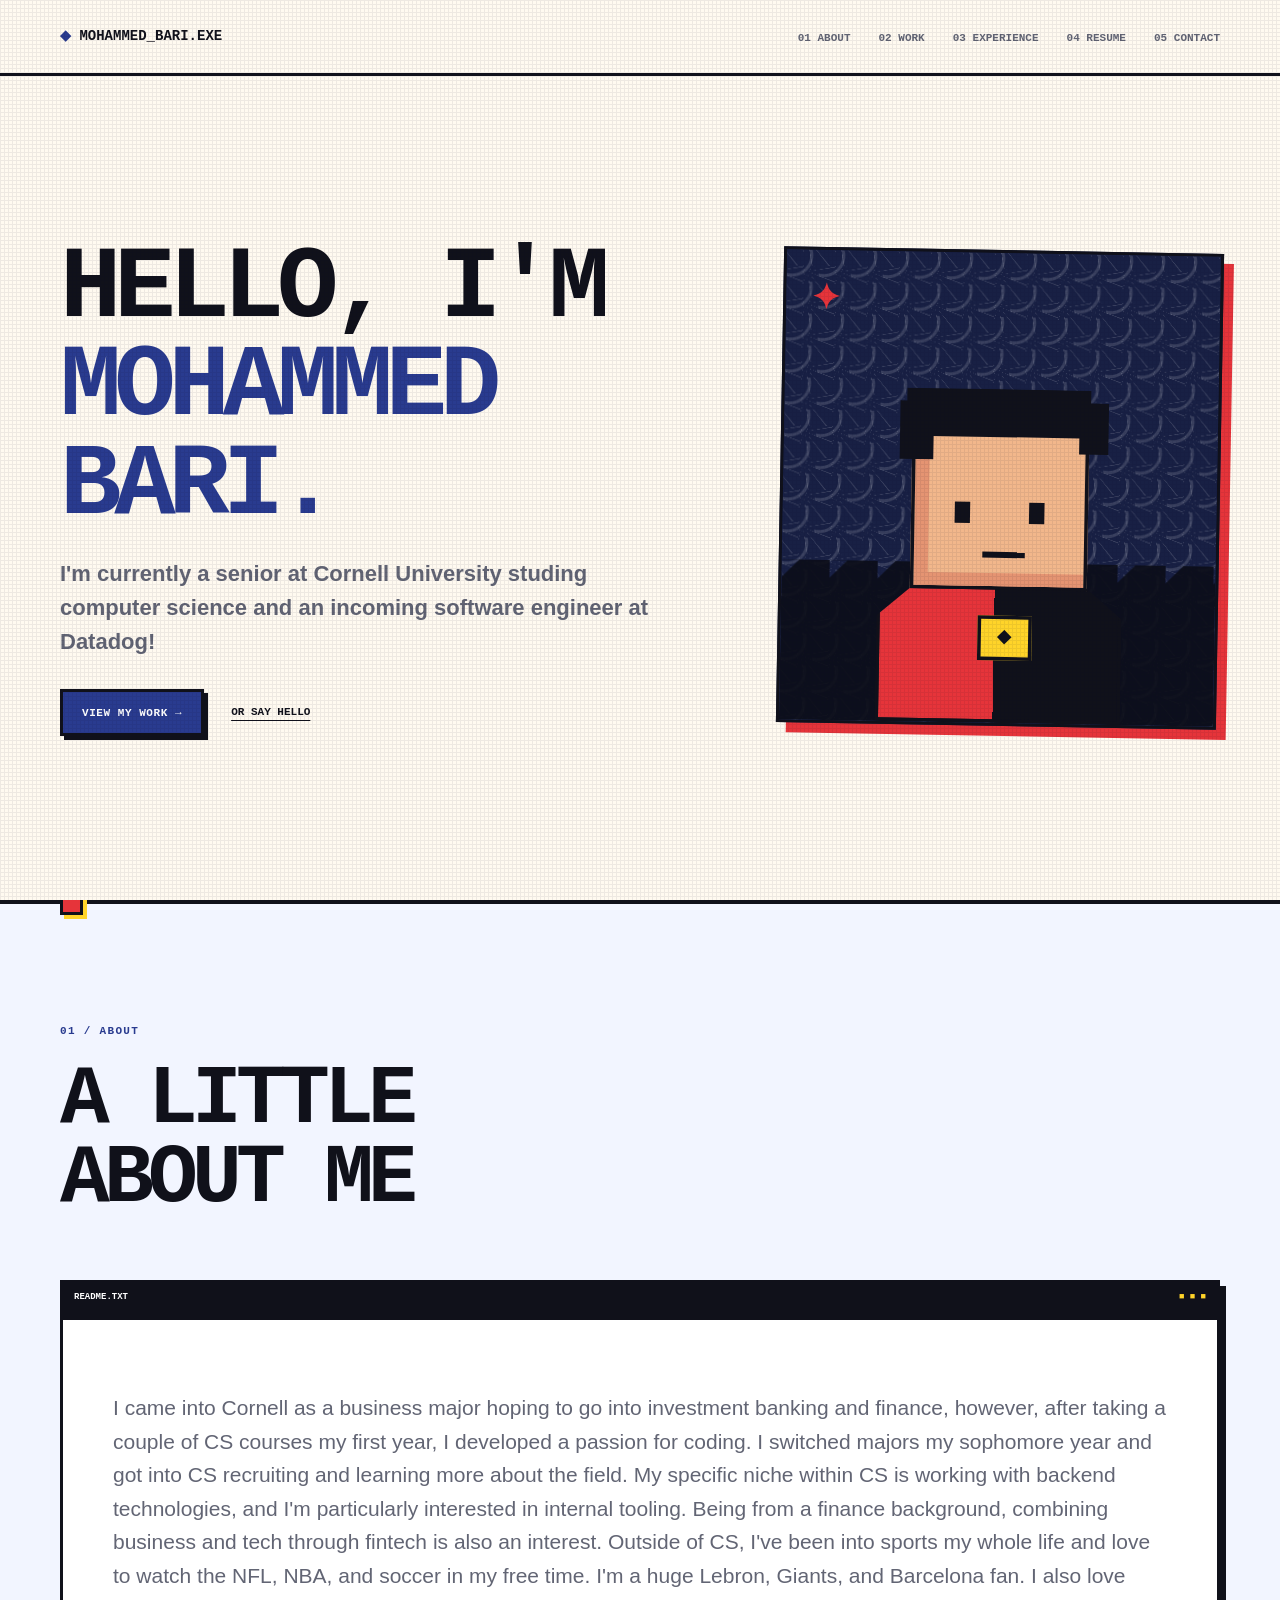
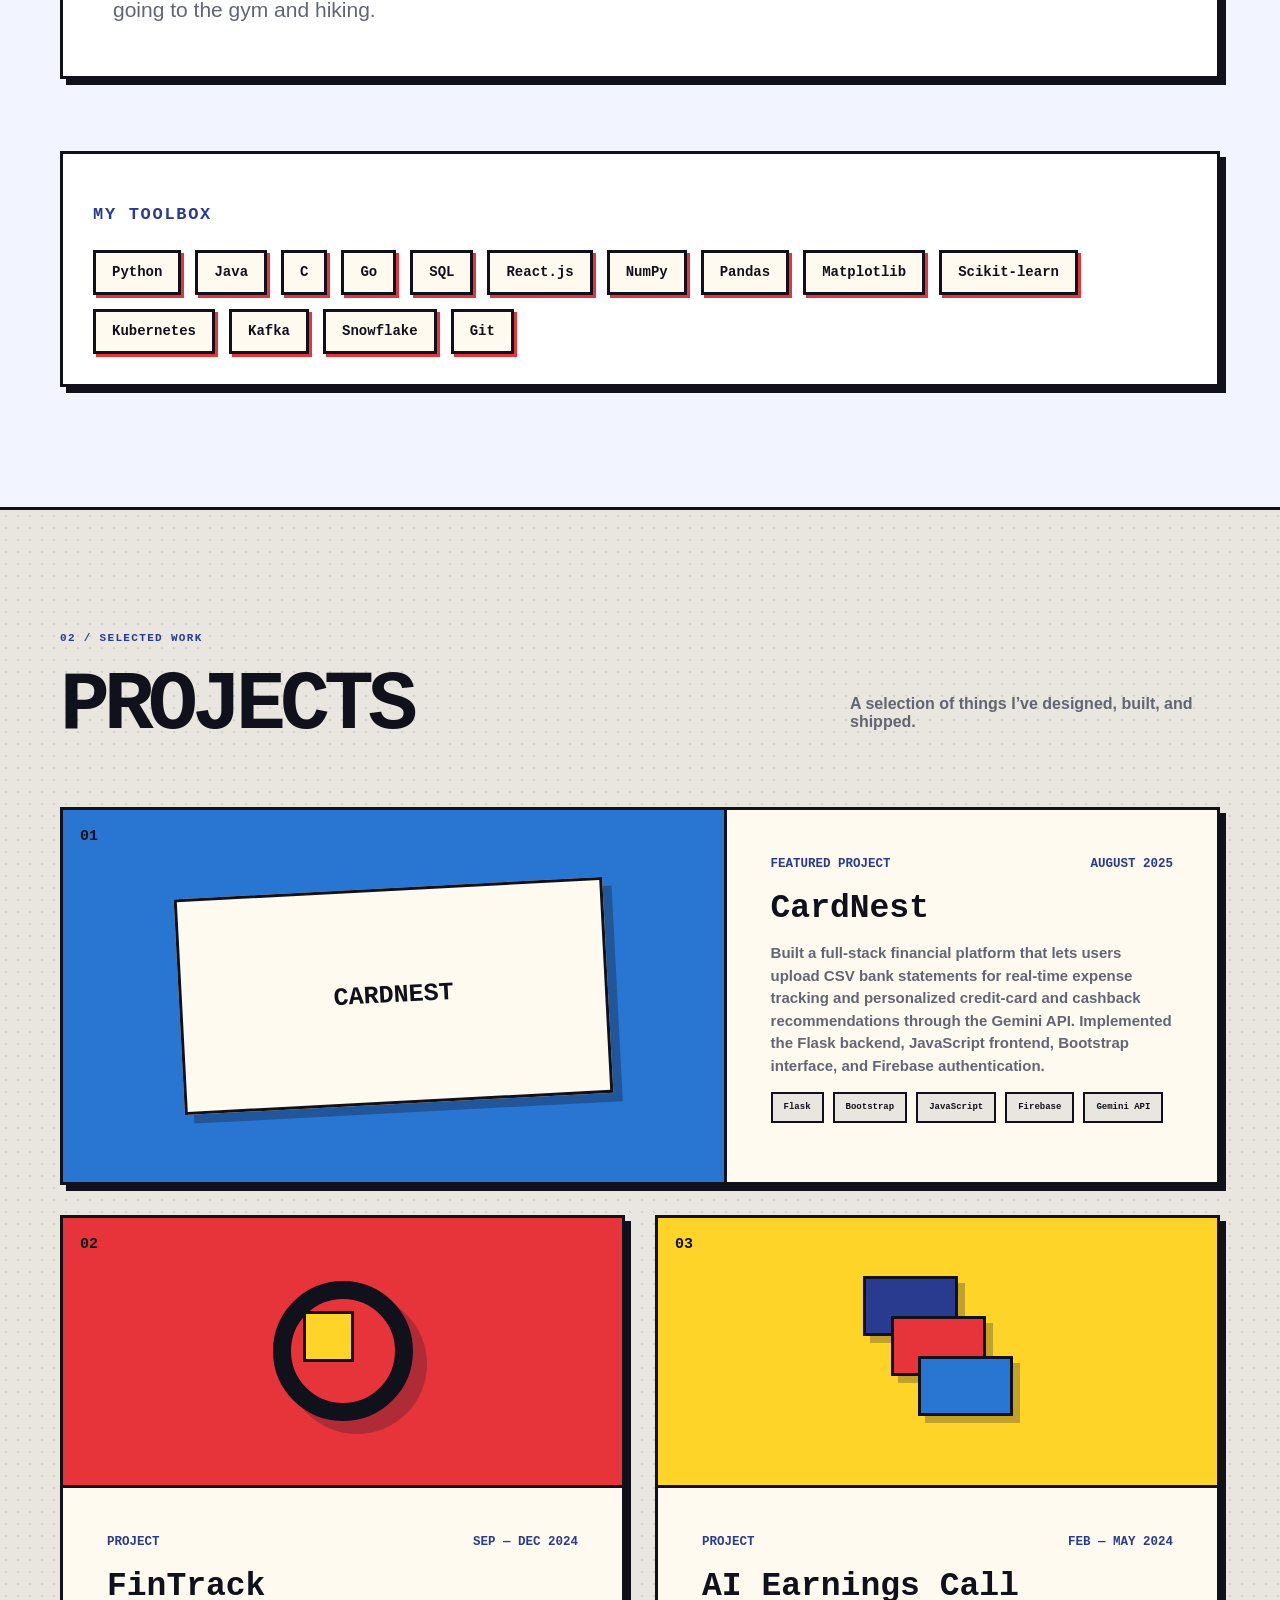
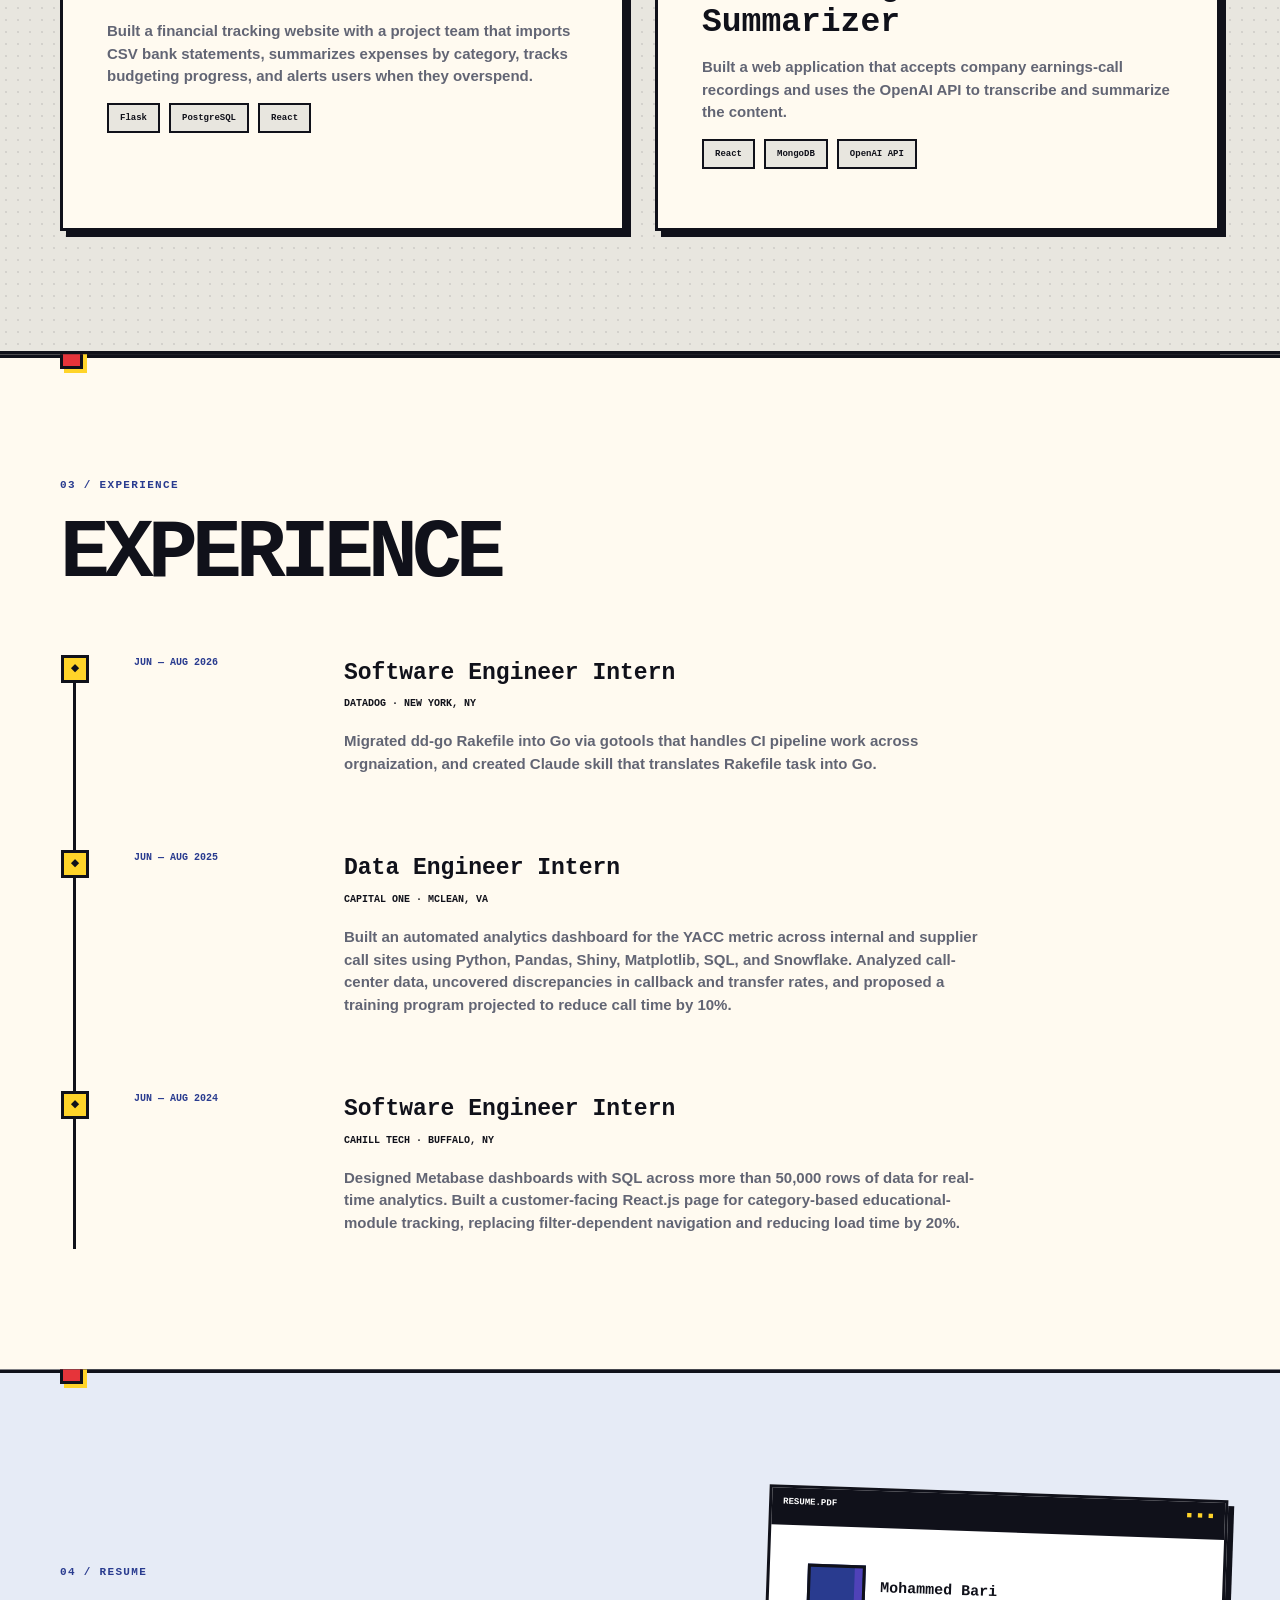
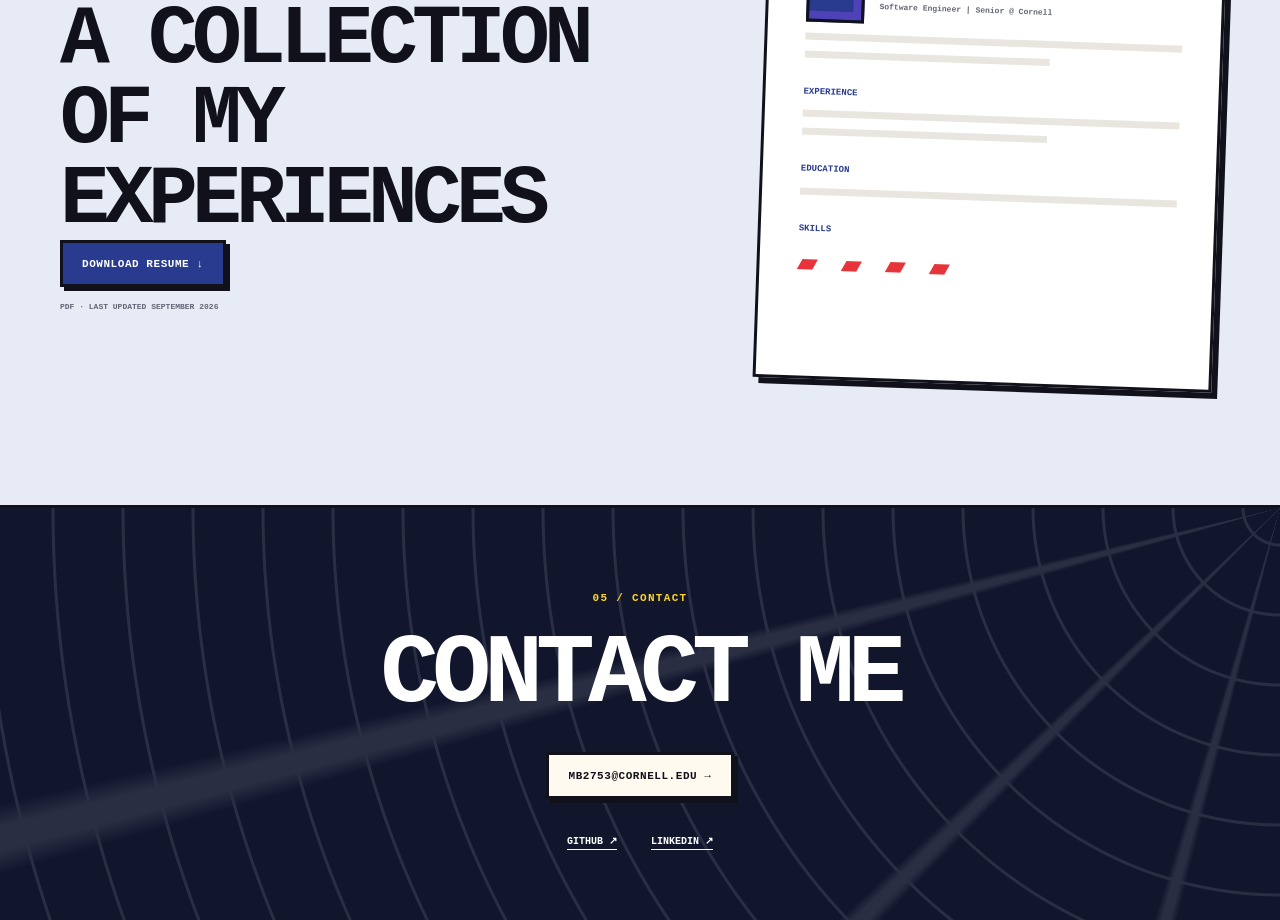
<file: index.html>
<!doctype html><html lang="en"><head><meta charset="utf-8"><meta name="viewport" content="width=device-width,initial-scale=1"><meta http-equiv="refresh" content="0;url=home.html"><title>Mohammed Bari — Portfolio</title></head><body><a href="home.html">Enter Mohammed Bari's portfolio</a></body></html>
</file>
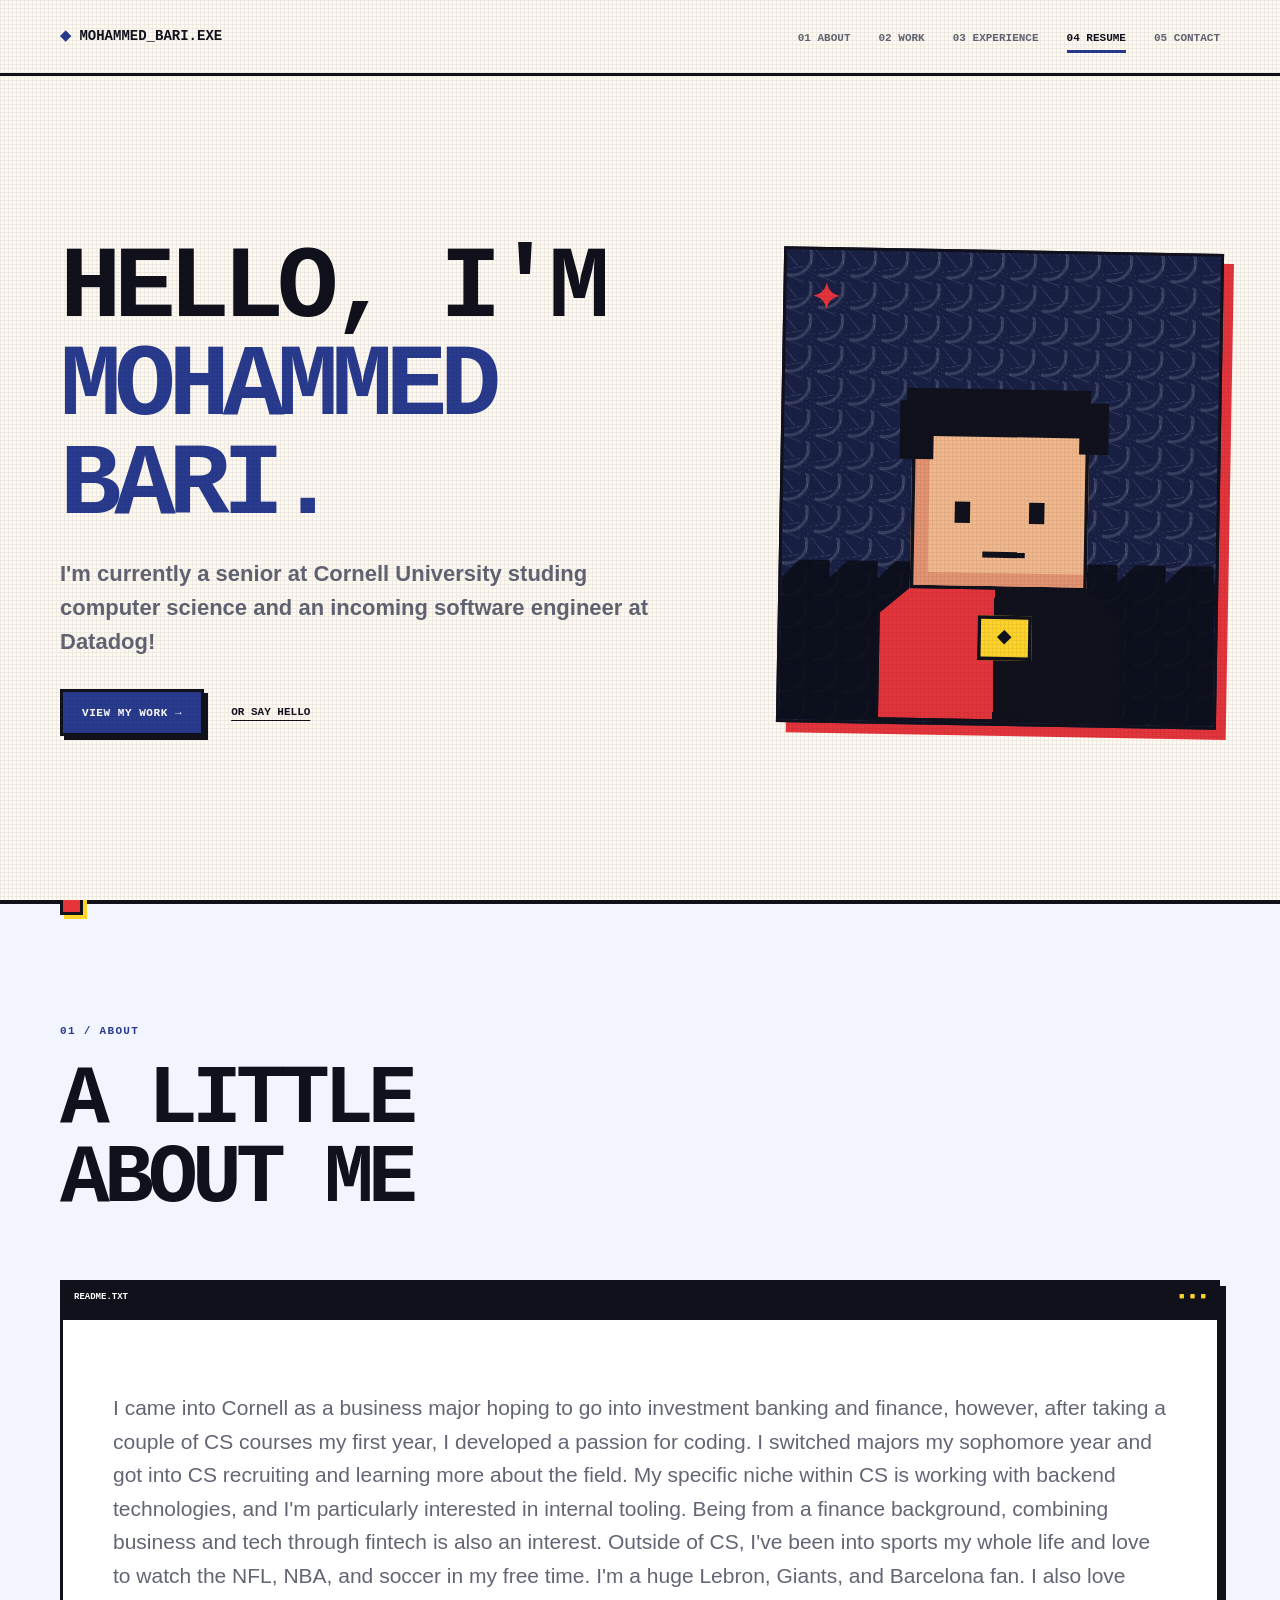
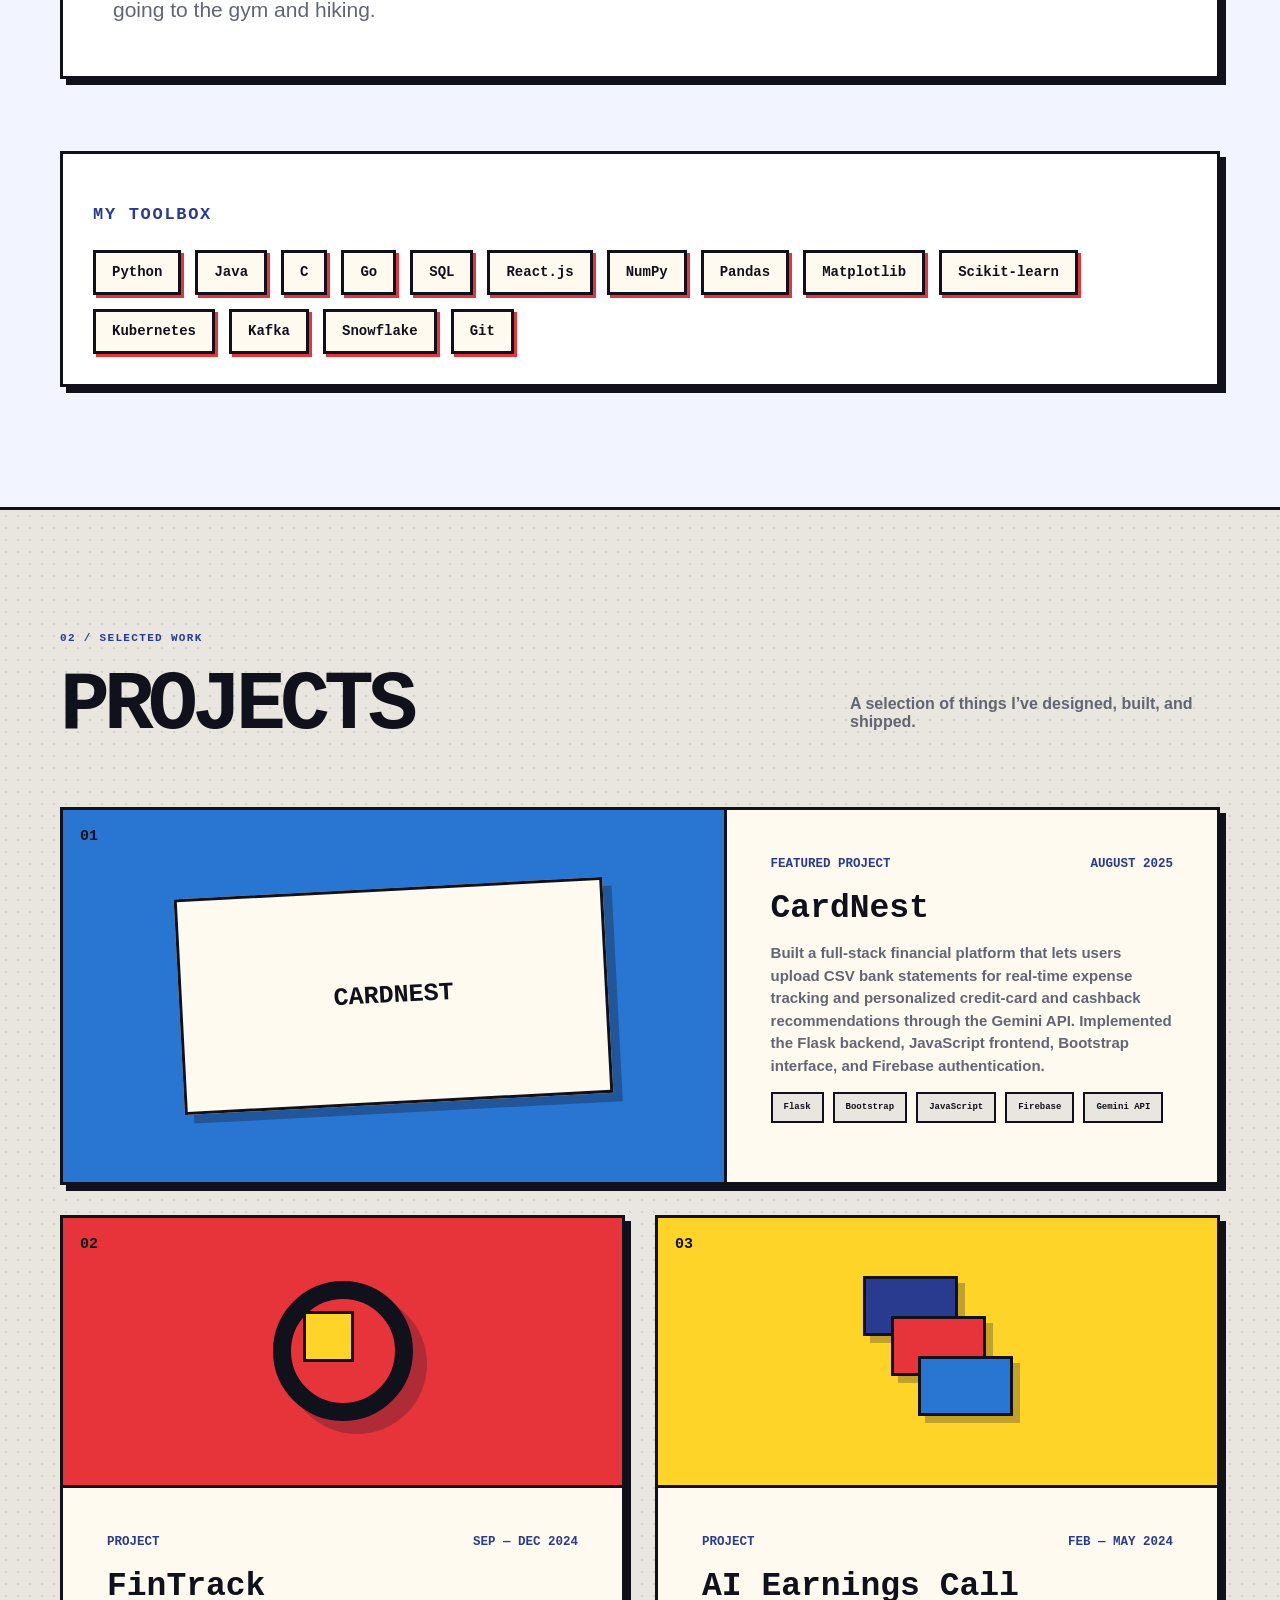
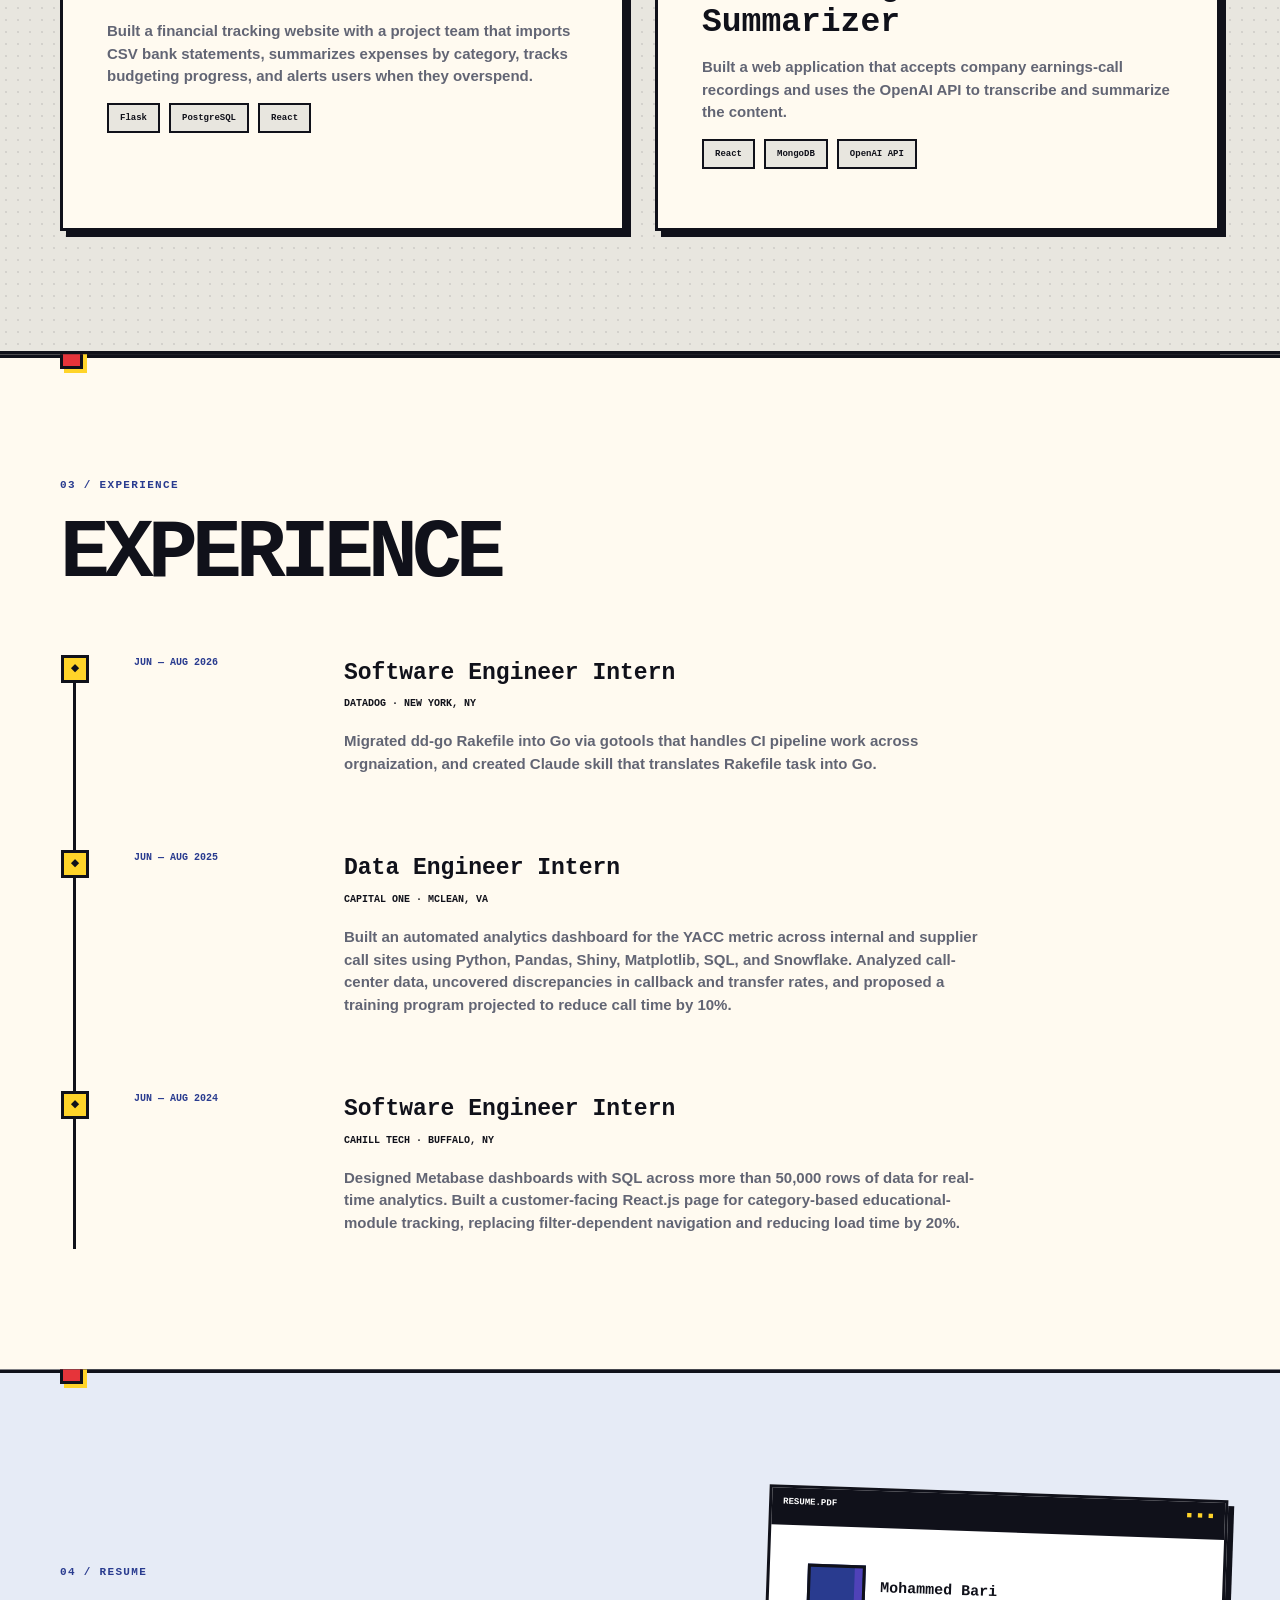
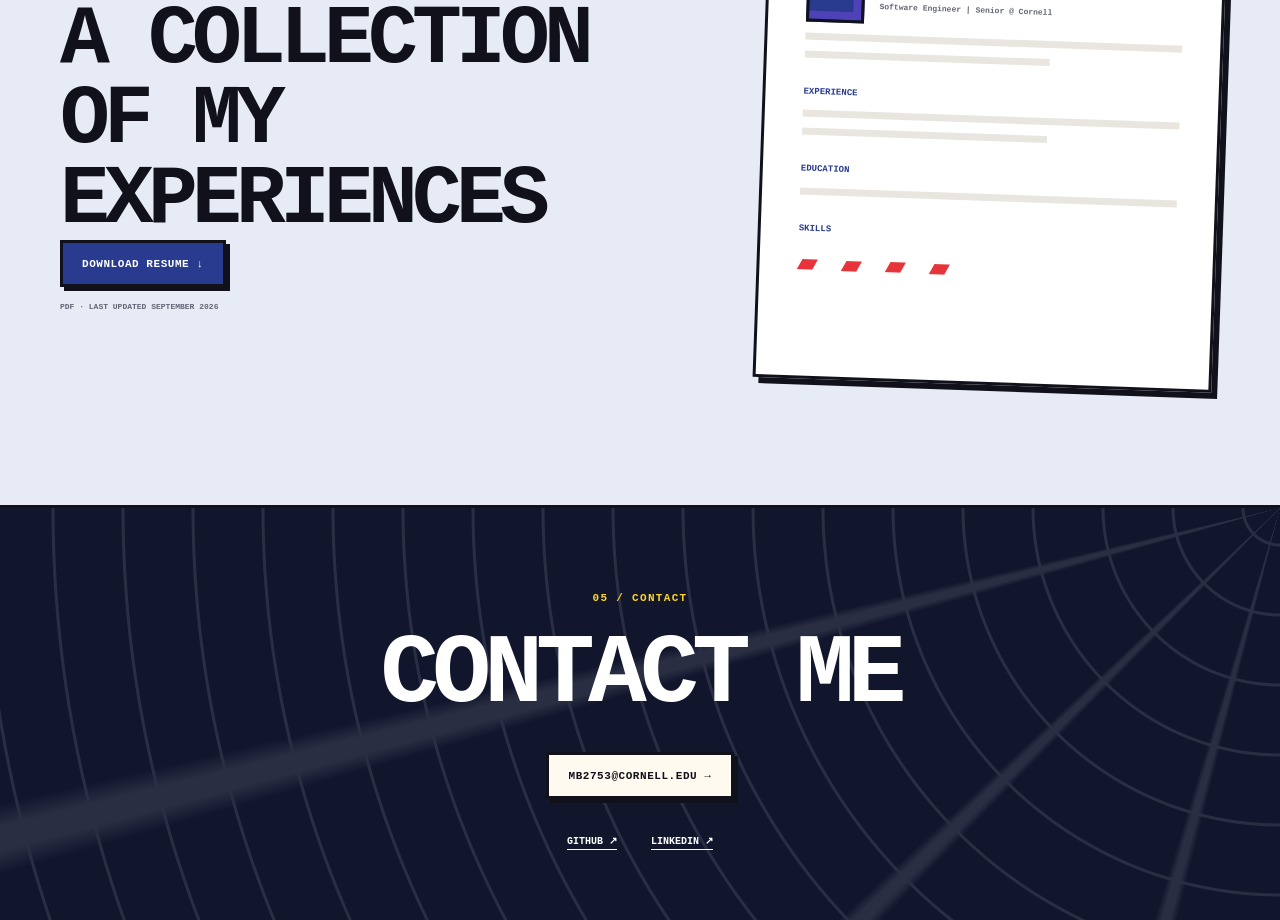
<file: home.html>
<!doctype html>
<html lang="en">
<head>
  <meta charset="utf-8"><meta name="viewport" content="width=device-width,initial-scale=1">
  <meta name="description" content="Pixel-inspired personal portfolio template"><meta name="theme-color" content="#6356d9">
  <title>Mohammed Bari — Portfolio</title><link rel="stylesheet" href="styles.css"><script src="script.js" defer></script>
</head>
<body>
<a class="skip" href="#main">Skip to content</a>
<header><a class="logo" href="#home"><b>◆</b> MOHAMMED_BARI.EXE</a><nav id="nav"><a href="#about">01 ABOUT</a><a href="#work">02 WORK</a><a href="#experience">03 EXPERIENCE</a><a href="#resume">04 RESUME</a><a href="#contact">05 CONTACT</a></nav></header>
<main id="main">
  <section class="hero wrap" id="home">
    <div><h1>HELLO, I'M<br><em>MOHAMMED BARI.</em></h1><p class="lede">I'm currently a senior at Cornell University studing computer science and an incoming software engineer at Datadog!</p><div class="actions"><a class="btn primary" href="#work">VIEW MY WORK →</a><a href="#contact">OR SAY HELLO</a></div></div>
    <div class="pixel-portrait" role="img" aria-label="Pixel portrait illustration of Mohammed Bari"><div class="avatar-stage"><span class="spark" aria-hidden="true">✦</span><div class="avatar"><i class="hair"></i><i class="face"><b></b><b></b><span></span></i><i class="body"></i></div></div></div>
  </section>

  <section class="wrap section" id="about"><div class="heading"><p class="kicker">01 / ABOUT</p><h2>A LITTLE<br>ABOUT ME</h2></div><div class="about-grid"><article class="window"><div class="bar"><span>README.TXT</span><b>■ ■ ■</b></div><div class="prose"><p></p><p>I came into Cornell as a business major hoping to go into investment banking and finance, however, after taking a couple of CS courses my first year, I developed a passion for coding. I switched majors my sophomore year and got into CS recruiting and learning more about the field. My specific niche within CS is working with backend technologies, and I'm particularly interested in internal tooling. Being from a finance background, combining business and tech through fintech is also an interest. Outside of CS, I've been into sports my whole life and love to watch the NFL, NBA, and soccer in my free time. I'm a huge Lebron, Giants, and Barcelona fan. I also love going to the gym and hiking.</p></div></article></div><div class="tools"><p>MY TOOLBOX</p><ul><li>Python</li><li>Java</li><li>C</li><li>Go</li><li>SQL</li><li>React.js</li><li>NumPy</li><li>Pandas</li><li>Matplotlib</li><li>Scikit-learn</li><li>Kubernetes</li><li>Kafka</li><li>Snowflake</li><li>Git</li></ul></div></section>

  <section class="section work" id="work"><div class="wrap"><div class="heading split"><div><p class="kicker">02 / SELECTED WORK</p><h2>PROJECTS</h2></div><p>A selection of things I’ve designed, built, and shipped.</p></div><div class="projects">
    <article class="project featured"><div class="art blue"><span>01</span><div class="mock">CARDNEST</div></div><div class="copy"><small><span>FEATURED PROJECT</span><b>AUGUST 2025</b></small><h3>CardNest</h3><p>Built a full-stack financial platform that lets users upload CSV bank statements for real-time expense tracking and personalized credit-card and cashback recommendations through the Gemini API. Implemented the Flask backend, JavaScript frontend, Bootstrap interface, and Firebase authentication.</p><ul><li>Flask</li><li>Bootstrap</li><li>JavaScript</li><li>Firebase</li><li>Gemini API</li></ul></div></article>
    <article class="project"><div class="art coral"><span>02</span><div class="orbit"></div></div><div class="copy"><small><span>PROJECT</span><b>SEP — DEC 2024</b></small><h3>FinTrack</h3><p>Built a financial tracking website with a project team that imports CSV bank statements, summarizes expenses by category, tracks budgeting progress, and alerts users when they overspend.</p><ul><li>Flask</li><li>PostgreSQL</li><li>React</li></ul></div></article>
    <article class="project"><div class="art acid"><span>03</span><div class="stack"><i></i><i></i><i></i></div></div><div class="copy"><small><span>PROJECT</span><b>FEB — MAY 2024</b></small><h3>AI Earnings Call Summarizer</h3><p>Built a web application that accepts company earnings-call recordings and uses the OpenAI API to transcribe and summarize the content.</p><ul><li>React</li><li>MongoDB</li><li>OpenAI API</li></ul></div></article>
  </div></div></section>

  <section class="wrap section" id="experience"><div class="heading"><p class="kicker">03 / EXPERIENCE</p><h2>EXPERIENCE</h2></div><div class="timeline">
    <article><i>◆</i><time>JUN — AUG 2026</time><div><h3>Software Engineer Intern</h3><b>DATADOG · NEW YORK, NY</b><p>Migrated dd-go Rakefile into Go via gotools that handles CI pipeline work across orgnaization, and created Claude skill that translates Rakefile task into Go.</p></div></article>
    <article><i>◆</i><time>JUN — AUG 2025</time><div><h3>Data Engineer Intern</h3><b>CAPITAL ONE · MCLEAN, VA</b><p>Built an automated analytics dashboard for the YACC metric across internal and supplier call sites using Python, Pandas, Shiny, Matplotlib, SQL, and Snowflake. Analyzed call-center data, uncovered discrepancies in callback and transfer rates, and proposed a training program projected to reduce call time by 10%.</p></div></article>
    <article><i>◆</i><time>JUN — AUG 2024</time><div><h3>Software Engineer Intern</h3><b>CAHILL TECH · BUFFALO, NY</b><p>Designed Metabase dashboards with SQL across more than 50,000 rows of data for real-time analytics. Built a customer-facing React.js page for category-based educational-module tracking, replacing filter-dependent navigation and reducing load time by 20%.</p></div></article>
  </div></section>

  <section class="wrap section resume" id="resume"><div><p class="kicker">04 / RESUME</p><h2>A COLLECTION<br> OF MY EXPERIENCES</h2><a class="btn primary" href="#" aria-label="Resume download placeholder">DOWNLOAD RESUME ↓</a><small>PDF · LAST UPDATED SEPTEMBER 2026</small></div><div class="window resume-card"><div class="bar"><span>RESUME.PDF</span><b>■ ■ ■</b></div><div class="paper"><div class="paper-head"><i></i><div><b>Mohammed Bari</b><small> Software Engineer | Senior @ Cornell</small></div></div><hr><hr><h4>EXPERIENCE</h4><hr><hr><h4>EDUCATION</h4><hr><h4>SKILLS</h4><div class="pills">▰ ▰ ▰ ▰</div></div></div></section>

  <section class="contact" id="contact"><div class="wrap"><p class="kicker">05 / CONTACT</p><h2>CONTACT ME</h2><a class="btn light" href="mailto:mb2753@cornell.edu?subject=Portfolio%20Inquiry">MB2753@CORNELL.EDU →</a><div class="social"><a href="https://github.com/mohammedbari45" target="_blank" rel="noopener noreferrer">GITHUB ↗</a><a href="https://www.linkedin.com/in/mdbari/" target="_blank" rel="noopener noreferrer">LINKEDIN ↗</a></div></div></section>
</main>
</body></html>
</file>
<file: styles.css>
:root{--ink:#17162c;--paper:#fffaf0;--cream:#f0e7cf;--purple:#6857d9;--acid:#d7f252;--coral:#ff7657;--blue:#60c5db;--muted:#6c6877;--line:3px solid var(--ink);--shadow:6px 6px 0 var(--ink);--mono:"Courier New",monospace}*{box-sizing:border-box}html{scroll-behavior:smooth}body{margin:0;background:var(--paper);color:var(--ink);font:700 15px/1.6 var(--mono)}body:after{content:"";position:fixed;inset:0;z-index:99;pointer-events:none;opacity:.07;background-image:linear-gradient(#17162c 1px,transparent 1px),linear-gradient(90deg,#17162c 1px,transparent 1px);background-size:4px 4px}::selection{background:var(--acid)}a{color:inherit}.wrap{width:min(1160px,calc(100% - 48px));margin:auto}.skip{position:fixed;top:-60px;left:15px;z-index:101;padding:10px;background:var(--acid);border:var(--line)}.skip:focus{top:10px}
header{position:sticky;top:0;z-index:50;min-height:76px;padding:0 max(24px,calc((100vw - 1160px)/2));display:flex;align-items:center;justify-content:space-between;background:#fffaf0ee;border-bottom:var(--line);backdrop-filter:blur(8px)}.logo{text-decoration:none;font-size:14px}.logo b,.kicker{color:var(--purple)}nav{display:flex;gap:28px}nav a{position:relative;padding:25px 0 20px;color:var(--muted);font-size:11px;text-decoration:none}nav a:after{content:"";position:absolute;left:0;right:100%;bottom:15px;height:3px;background:var(--purple);transition:.2s}nav a:hover,nav a.active{color:var(--ink)}nav a:hover:after,nav a.active:after{right:0}.menu{display:none}
.hero{min-height:calc(100vh - 76px);padding:80px 0;display:grid;grid-template-columns:1.1fr .8fr;gap:9vw;align-items:center}.kicker{margin:0 0 20px;font-size:11px;letter-spacing:.12em}.kicker i{display:inline-block;width:10px;height:10px;margin-right:8px;background:#71d66b;border:2px solid var(--ink);animation:blink 1.4s steps(2) infinite}@keyframes blink{50%{opacity:.2}}h1,h2{margin:0;line-height:.96;letter-spacing:-.07em}h1{font-size:clamp(52px,8vw,105px)}h1 em,.contact h2 em{color:var(--purple);font-style:normal}.role{display:inline-block;margin:20px 0;padding:4px 9px;background:var(--ink);color:var(--acid)}.lede{max-width:600px;color:var(--muted);font:600 clamp(18px,2vw,22px)/1.55 Arial,sans-serif}mark{padding:0 3px;background:linear-gradient(transparent 58%,var(--acid) 58%)}.actions{margin-top:30px;display:flex;align-items:center;gap:27px}.actions>a:last-child{font-size:11px;text-underline-offset:5px}.btn{display:inline-flex;min-height:47px;padding:12px 19px;align-items:center;justify-content:center;border:var(--line);background:var(--paper);box-shadow:4px 4px var(--ink);font:700 11px var(--mono);letter-spacing:.05em;text-decoration:none;cursor:pointer;transition:.1s}.btn:hover{transform:translate(3px,3px);box-shadow:1px 1px var(--ink)}.primary{background:var(--purple);color:white}
.window{background:white;border:var(--line);box-shadow:var(--shadow)}.bar{min-height:37px;padding:7px 11px;display:flex;justify-content:space-between;background:var(--ink);color:white;font-size:9px}.bar b{color:var(--acid)}.avatar-box{transform:rotate(1deg)}.avatar-stage{position:relative;height:390px;display:grid;place-items:end center;overflow:hidden;background-color:var(--cream);background-image:linear-gradient(45deg,#6857d915 25%,transparent 25%,transparent 75%,#6857d915 75%),linear-gradient(45deg,#6857d915 25%,transparent 25%,transparent 75%,#6857d915 75%);background-size:32px 32px;background-position:0 0,16px 16px}.spark{position:absolute;left:25px;top:22px;color:var(--coral);font-size:35px}.avatar{position:relative;width:230px;height:315px}.avatar i{position:absolute;display:block}.hair{z-index:3;top:25px;left:20px;width:190px;height:90px;background:var(--ink);clip-path:polygon(8% 8%,90% 8%,90% 20%,98% 20%,98% 68%,85% 68%,85% 53%,20% 53%,20% 75%,5% 75%,5% 20%,8% 20%)}.face{z-index:2;top:58px;left:40px;width:150px;height:145px;background:#f2b78b;border:var(--line);box-shadow:inset 12px -12px #e59472}.face b{position:absolute;top:67px;width:13px;height:18px;background:var(--ink)}.face b:first-child{left:34px}.face b:nth-child(2){right:34px}.face span{position:absolute;left:58px;bottom:25px;width:36px;border-bottom:5px solid}.body{bottom:0;left:12px;width:208px;height:116px;background:var(--purple);border:var(--line);clip-path:polygon(15% 0,85% 0,100% 23%,100% 100%,0 100%,0 23%)}.stats{padding:11px;display:flex;justify-content:space-between;background:var(--acid);border-top:var(--line);font-size:8px}.stats b{display:block;font-size:10px}
.section{padding:120px 0}.heading{margin-bottom:60px}.heading h2,.resume h2{font-size:clamp(48px,7vw,83px)}.about-grid{display:grid;grid-template-columns:1.5fr .85fr;gap:38px}.prose{padding:clamp(25px,4vw,50px);color:var(--muted);font:500 clamp(17px,2vw,21px)/1.6 Arial,sans-serif}.prose p:last-child{margin-bottom:0}.prose strong{color:var(--ink)}.facts{background:var(--acid);border:var(--line);box-shadow:var(--shadow)}.facts h3{margin:0;padding:13px 18px;background:var(--ink);color:white;font-size:13px}.facts dl{margin:0;padding:8px 22px}.facts dl div{padding:15px 0;border-bottom:2px dashed}.facts dl div:last-child{border:0}.facts dt{color:var(--purple);font-size:9px}.facts dd{margin:2px 0;font-size:12px}.tools{margin-top:60px}.tools>p{font-size:10px}.tools ul,.copy ul{padding:0;display:flex;flex-wrap:wrap;gap:9px;list-style:none}.tools li,.copy li{padding:6px 11px;background:var(--cream);border:2px solid;font-size:9px}
.work{width:100%;background:var(--cream);border-block:var(--line)}.split{display:flex;justify-content:space-between;align-items:end;gap:40px}.split>p{max-width:370px;color:var(--muted);font:600 16px Arial,sans-serif}.projects{display:grid;grid-template-columns:1fr 1fr;gap:30px}.project{background:var(--paper);border:var(--line);box-shadow:var(--shadow);transition:.2s}.project:hover{transform:translateY(-5px)}.featured{grid-column:1/-1;display:grid;grid-template-columns:1.15fr .85fr}.art{position:relative;min-height:270px;display:grid;place-items:center;overflow:hidden;border-bottom:var(--line)}.featured .art{border:0;border-right:var(--line)}.art>span{position:absolute;top:15px;left:17px}.blue{background:var(--blue)}.coral{background:var(--coral)}.acid{background:var(--acid)}.mock{width:65%;height:58%;display:grid;place-items:center;background:var(--paper);border:var(--line);box-shadow:9px 9px #17162c55;transform:rotate(-3deg);font-size:clamp(15px,2vw,25px)}.orbit{width:140px;height:140px;border:18px solid;border-radius:50%;box-shadow:14px 13px #17162c44}.orbit:after{content:"";position:absolute;width:45px;height:45px;margin:12px;background:var(--acid);border:var(--line)}.stack{position:relative;width:150px;height:150px}.stack i{position:absolute;width:95px;height:60px;border:var(--line);box-shadow:7px 7px #17162c44}.stack i:first-child{background:var(--purple)}.stack i:nth-child(2){top:40px;left:28px;background:var(--coral)}.stack i:last-child{top:80px;left:55px;background:var(--blue)}.copy{padding:clamp(24px,4vw,44px)}.copy small{display:flex;justify-content:space-between;color:var(--purple)}.copy h3{margin:17px 0 10px;font-size:clamp(22px,3vw,33px);line-height:1.1}.copy>p{color:var(--muted);font:600 15px/1.5 Arial,sans-serif}.copy>a{display:inline-block;margin-top:15px;font-size:10px;text-underline-offset:5px}
.timeline{margin-left:13px;border-left:3px solid}.timeline article{position:relative;padding:0 0 60px 58px;display:grid;grid-template-columns:180px 1fr;gap:30px}.timeline article:last-child{padding-bottom:0}.timeline article>i{position:absolute;left:-15px;top:0;width:28px;height:28px;display:grid;place-items:center;background:var(--acid);border:var(--line);font-style:normal;font-size:10px}.timeline time{color:var(--purple);font-size:10px}.timeline h3{margin:0;font-size:23px}.timeline div>b{font-size:10px}.timeline div>p{max-width:650px;color:var(--muted);font:600 15px/1.5 Arial,sans-serif}
.resume{display:grid;grid-template-columns:1fr .8fr;gap:10vw;align-items:center}.resume .lede{margin:28px 0}.resume>div>small{display:block;margin-top:14px;color:var(--muted);font-size:8px}.resume-card{transform:rotate(2deg)}.paper{min-height:450px;padding:38px}.paper-head{display:flex;gap:15px;align-items:center}.paper-head>i{width:58px;height:58px;background:var(--purple);border:var(--line);box-shadow:inset -8px -8px #4f42b8}.paper-head b,.paper-head small{display:block}.paper-head small{font-size:8px;color:var(--muted)}.paper hr{height:7px;margin:11px 0;border:0;background:var(--cream)}.paper hr:nth-of-type(2),.paper hr:nth-of-type(4){width:65%;margin-left:0}.paper h4{margin:27px 0 10px;color:var(--purple);font-size:9px}.pills{color:var(--coral);font-size:25px;letter-spacing:5px}
.contact{padding:105px 0 85px;background:var(--purple);color:white;border-top:var(--line);text-align:center}.contact .wrap{display:flex;flex-direction:column;align-items:center}.contact .kicker{color:var(--acid)}.contact h2{font-size:clamp(49px,8vw,98px)}.contact h2 em{color:var(--acid)}.contact .wrap>p:not(.kicker){max-width:620px;margin:28px 0;font:600 19px Arial,sans-serif}.light{background:var(--paper);color:var(--ink)}.social{margin-top:55px;display:flex;gap:34px}.social a{font-size:10px;text-underline-offset:5px}footer{padding:22px max(24px,calc((100vw - 1160px)/2));display:flex;justify-content:space-between;gap:20px;background:var(--ink);color:white;font-size:8px}
@media(max-width:850px){header{min-height:66px}.menu{display:inline-flex;min-height:36px;padding:8px 12px}nav{position:absolute;top:66px;left:0;right:0;padding:10px 24px 20px;display:none;flex-direction:column;gap:0;background:var(--paper);border-bottom:var(--line)}nav.open{display:flex}nav a{padding:12px}.hero{grid-template-columns:1fr;min-height:auto}.avatar-box{width:min(100%,520px);margin:auto}.about-grid,.resume{grid-template-columns:1fr}.featured{grid-template-columns:1fr}.featured .art{border-right:0;border-bottom:var(--line)}.timeline article{grid-template-columns:1fr;gap:8px}}
@media(max-width:600px){.wrap{width:calc(100% - 28px)}.section{padding:80px 0}h1{font-size:48px}.actions{align-items:flex-start;flex-direction:column}.avatar-stage{height:330px}.split{align-items:start;flex-direction:column}.projects{grid-template-columns:1fr}.featured{grid-column:auto}.timeline article{padding-left:35px}.paper{min-height:380px;padding:24px}.social{flex-wrap:wrap;justify-content:center;gap:18px}footer{align-items:center;flex-direction:column;text-align:center}}
@media(prefers-reduced-motion:reduce){html{scroll-behavior:auto}*{animation-duration:.01ms!important;transition-duration:.01ms!important}}

/* Comic vigilante theme: web-slinger energy meets a midnight city. */
:root{--ink:#10111a;--cream:#e8e6df;--purple:#293b8f;--acid:#ffd429;--coral:#e6343a;--blue:#2876d2;--muted:#626574}
.avatar-stage{background-color:#182044;background-image:repeating-radial-gradient(circle at 15% 18%,transparent 0 18px,#ffffff25 19px 21px,transparent 22px 37px),repeating-conic-gradient(from 8deg at 15% 18%,transparent 0 11deg,#ffffff25 12deg 13deg,transparent 14deg 30deg)}
.avatar-stage:after{content:"";position:absolute;z-index:1;inset:auto 0 0;height:34%;background:linear-gradient(135deg,transparent 12px,#0b0d17 13px) 0 0/48px 100%;opacity:.9}
.bat-signal{position:absolute;right:25px;top:25px;width:74px;height:45px;display:grid;place-items:center;color:var(--ink);background:var(--acid);border:3px solid var(--ink);border-radius:50%;font-size:25px;transform:rotate(-8deg);box-shadow:0 0 0 7px #ffd42933,0 0 25px #ffd429aa}
.avatar{z-index:2}.body{z-index:2;background:linear-gradient(90deg,var(--coral) 0 48%,var(--ink) 48%)}.body:after{content:"◆";position:absolute;left:83px;top:22px;width:40px;height:32px;display:grid;place-items:center;background:var(--acid);color:var(--ink);border:3px solid var(--ink);font-style:normal}
.work{background-color:var(--cream);background-image:radial-gradient(#10111a18 1.5px,transparent 1.5px);background-size:12px 12px}
.contact{position:relative;overflow:hidden;padding:82px 0 70px;background:#11162d}.contact:before{content:"";position:absolute;inset:0;pointer-events:none;opacity:.1;background:repeating-radial-gradient(circle at 100% 0,transparent 0 35px,#fff 36px 38px,transparent 39px 70px),repeating-conic-gradient(from 0deg at 100% 0,transparent 0 14deg,#fff 15deg 16deg,transparent 17deg 30deg)}.contact .wrap{position:relative;z-index:1}.contact h2{margin-bottom:30px}.contact .social{margin-top:35px}

@media(max-width:850px){header{padding-block:10px;flex-wrap:wrap;gap:4px 18px}header nav{position:static;display:flex;width:100%;padding:0;flex-direction:row;gap:16px;overflow-x:auto;background:transparent;border:0}header nav a{flex:0 0 auto;padding:7px 0}header nav a:after{bottom:2px}}

.pixel-portrait{overflow:hidden;background:#182044;border:var(--line);box-shadow:10px 10px 0 var(--coral);transform:rotate(1deg)}.pixel-portrait .avatar-stage{height:470px}.pixel-portrait .avatar{transform:scale(1.18);transform-origin:bottom center}
@media(max-width:850px){.pixel-portrait{width:min(100%,520px);margin:auto}.pixel-portrait .avatar-stage{height:430px}}

#about .about-grid{grid-template-columns:1fr}#about .about-grid .window{width:100%}

#about .tools{margin-top:72px;padding:30px;background:#fff;border:var(--line);box-shadow:var(--shadow)}#about .tools>p{margin-bottom:22px;color:var(--purple);font-size:17px;letter-spacing:.1em}#about .tools ul{gap:14px;margin:0}#about .tools li{padding:11px 16px;background:var(--paper);border:3px solid var(--ink);box-shadow:3px 3px 0 var(--coral);font-size:14px;line-height:1.2}
@media(max-width:600px){#about .tools{padding:22px}#about .tools>p{font-size:15px}#about .tools li{padding:10px 13px;font-size:12px}}

/* Clear visual boundaries between the light-background sections. */
#about,#experience,#resume{position:relative;border-top:3px solid var(--ink)}
#about:before,#experience:before,#resume:before{content:"";position:absolute;top:-9px;left:0;z-index:1;width:15px;height:15px;background:var(--coral);border:3px solid var(--ink);box-shadow:4px 4px 0 var(--acid)}
#about:after,#experience:after,#resume:after{content:"";position:absolute;top:-3px;right:calc((100vw - 100%)/-2);left:calc((100vw - 100%)/-2);border-top:3px solid var(--ink)}
#about,#work,#experience,#resume,#contact{scroll-margin-top:100px}

/* Alternating full-bleed bands make each page section unmistakable. */
#about,#experience,#resume{clip-path:inset(0 -100vmax)}
#about{background:#f2f5ff;box-shadow:0 0 0 100vmax #f2f5ff}
#experience{background:var(--paper);box-shadow:0 0 0 100vmax var(--paper)}
#resume{background:#e6ebf6;box-shadow:0 0 0 100vmax #e6ebf6}
#about:after,#experience:after,#resume:after{top:-5px;border-top:6px solid var(--ink)}
#about:before,#experience:before,#resume:before{top:-11px;width:17px;height:17px}
</file>
